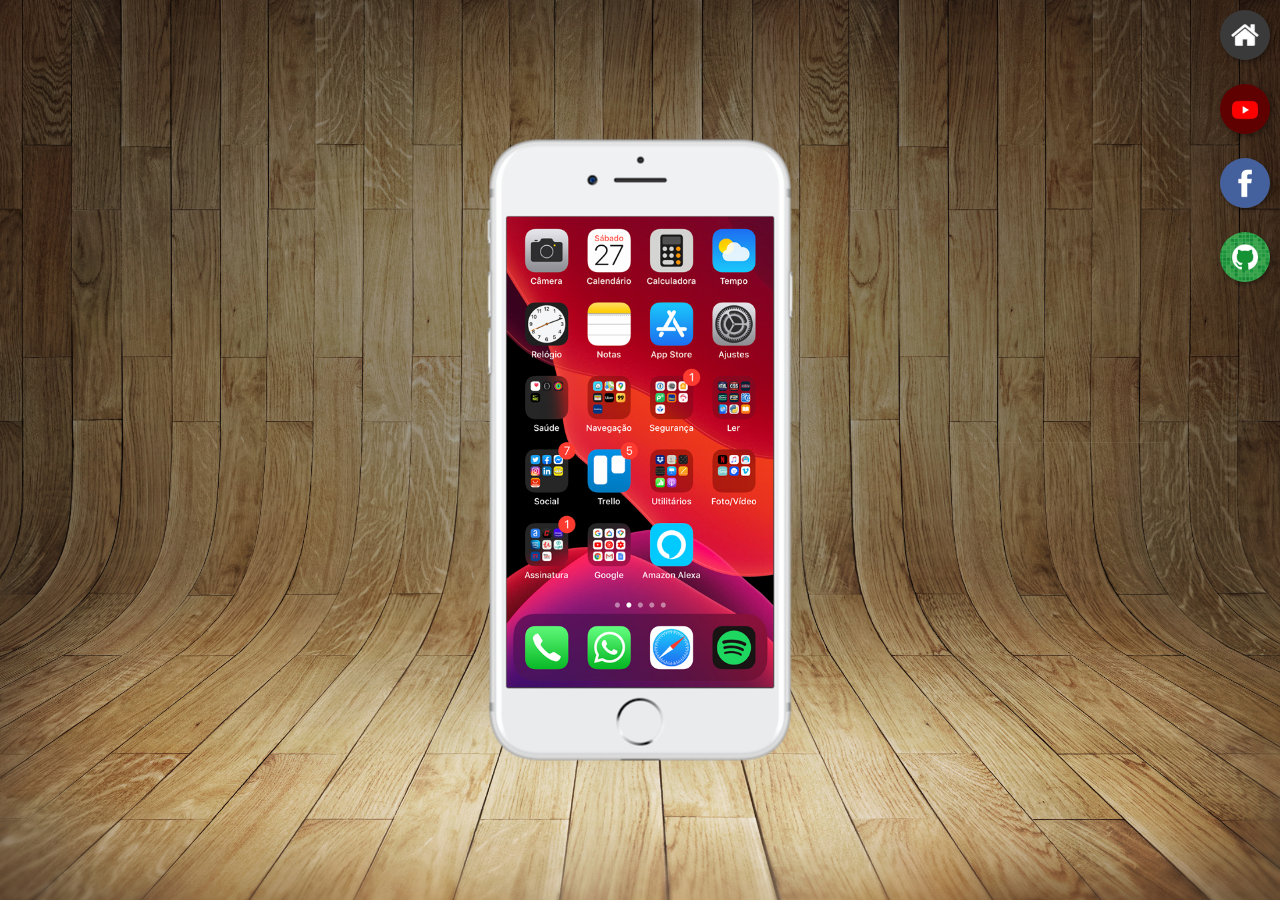
<file: index.html>
<!DOCTYPE html>
<html lang="pt-br">
<head>
    <meta charset="UTF-8">
    <meta name="viewport" content="width=device-width, initial-scale=1.0">
    <meta http-equiv="X-UA-Compatible" content="ie=edge">
    <title>Document</title>
    <link rel="icon" type="image/ico" href="imagens/favicon.ico">
    <link rel="stylesheet" href="estilo/style.css">
</head>
<body>
  <main>
    <section id="telefone">
      <iframe src="home.html" frameborder="0" name="tela" id="tela"></iframe>
    </section>
    <section id="redes-sociais">
      <a href="home.html" target="tela"><img src="imagens/logo-home.jpg"></a> <br>
      <a href="youtube.html" target="tela"><img src="imagens/logo-youtube.jpg"></a> <br>
      <a href="facebook.html" target="tela"><img src="imagens/logo-facebook.jpg"></a> <br>
      <a href="github.html" target="tela"><img src="imagens/logo-github.jpg"></a>
    </section>
  </main>
</body>
</html>
</file>
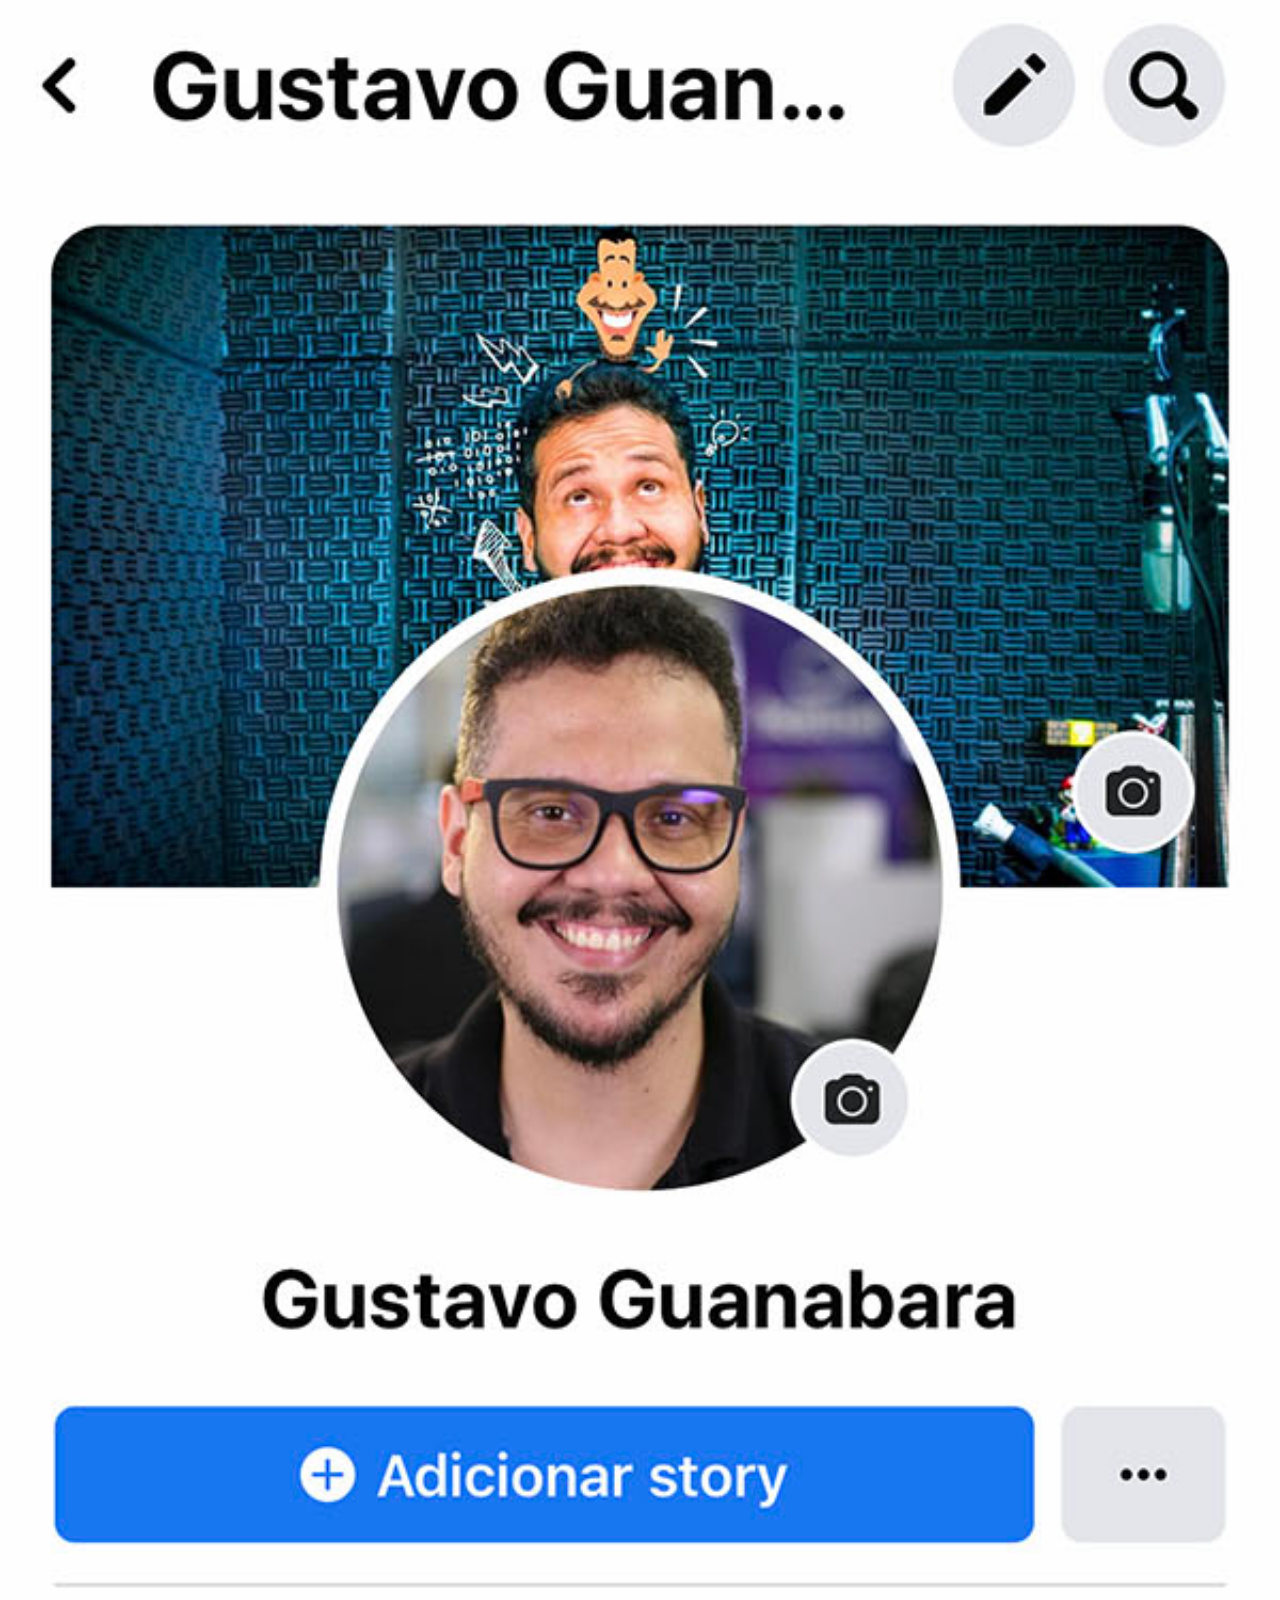
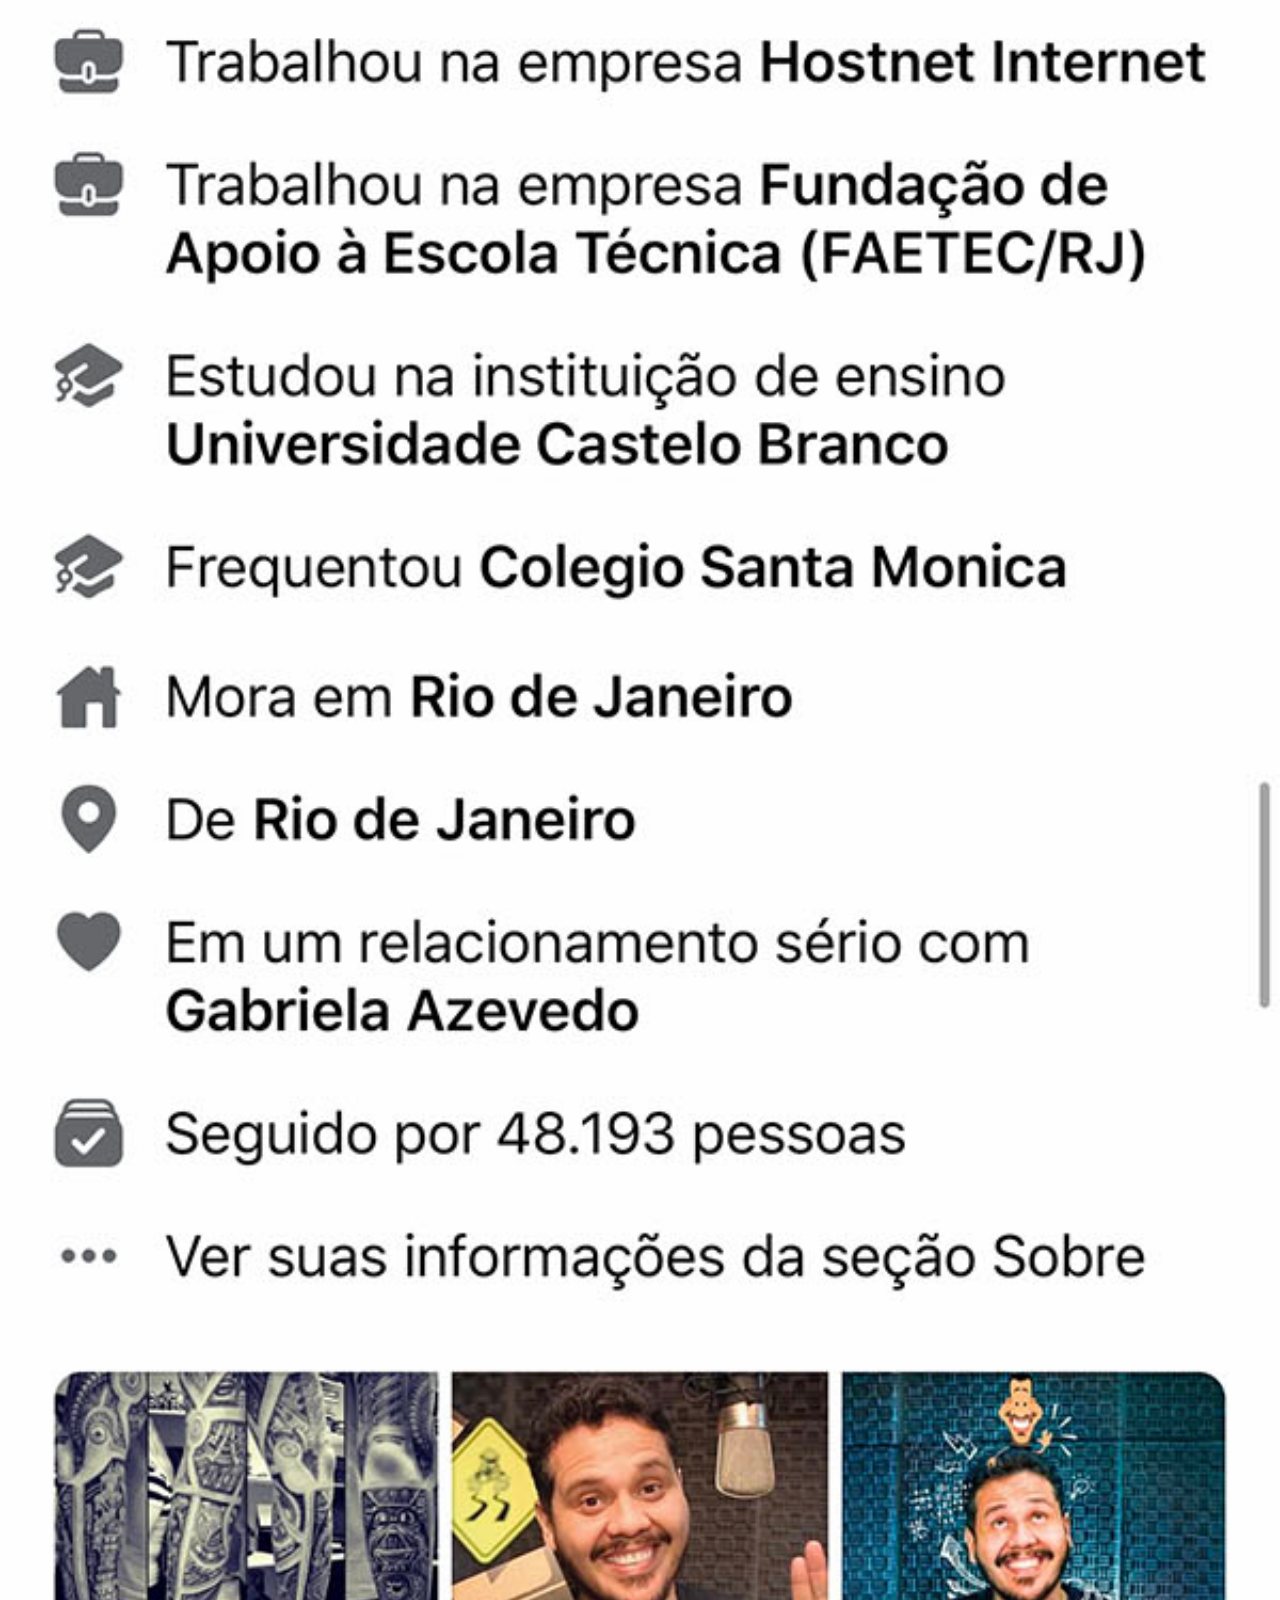
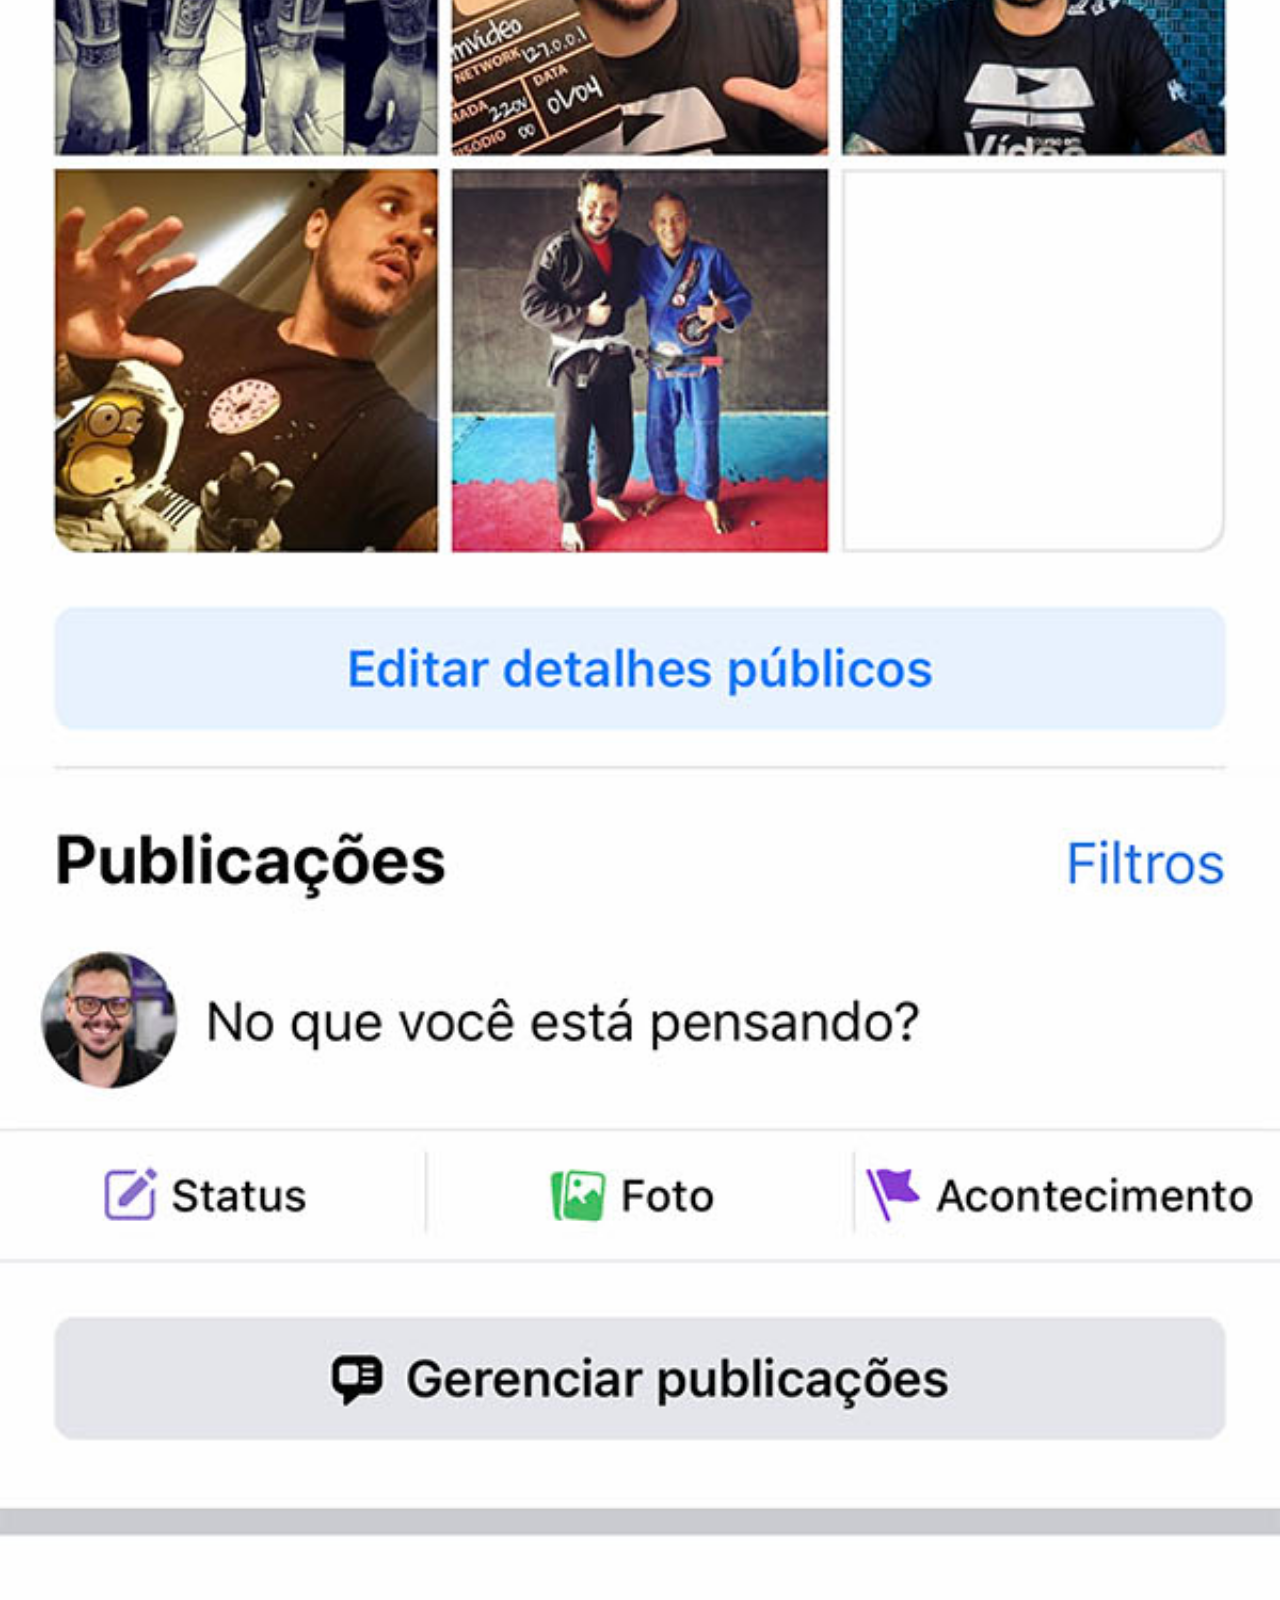
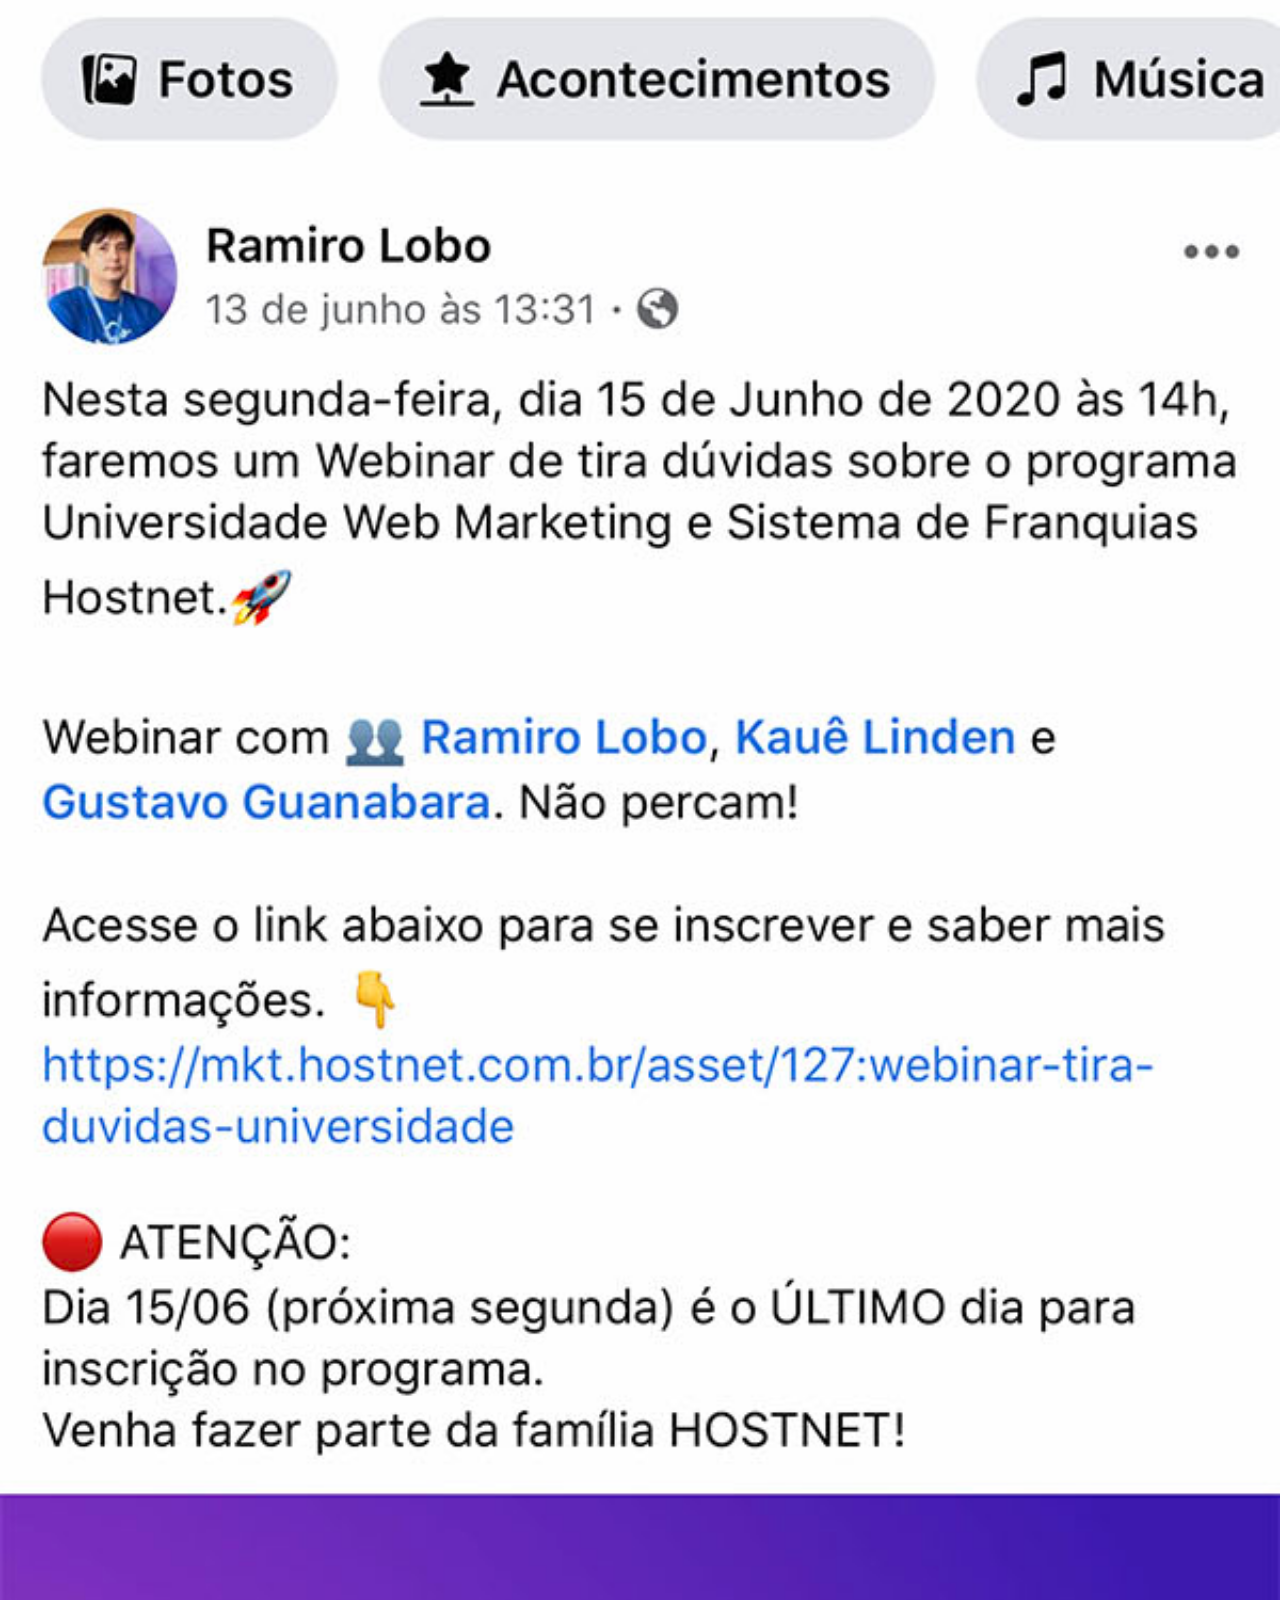
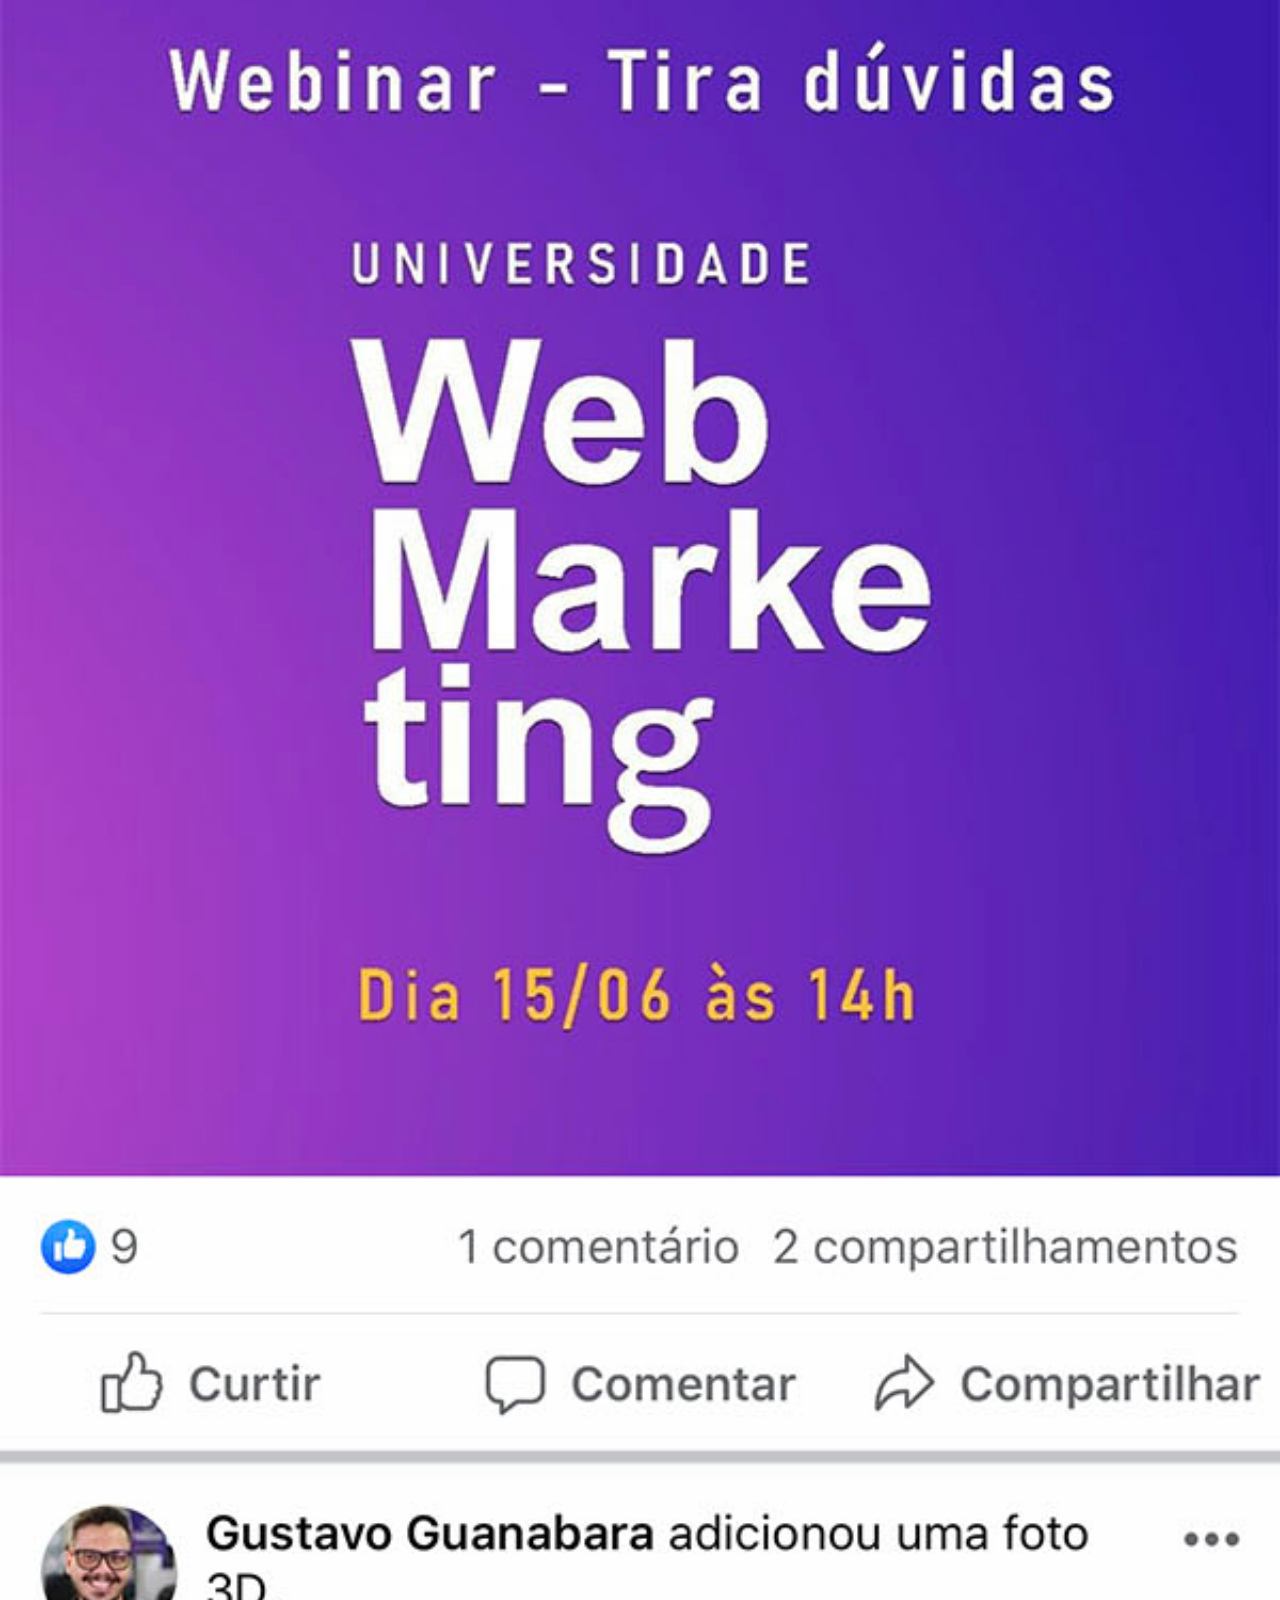
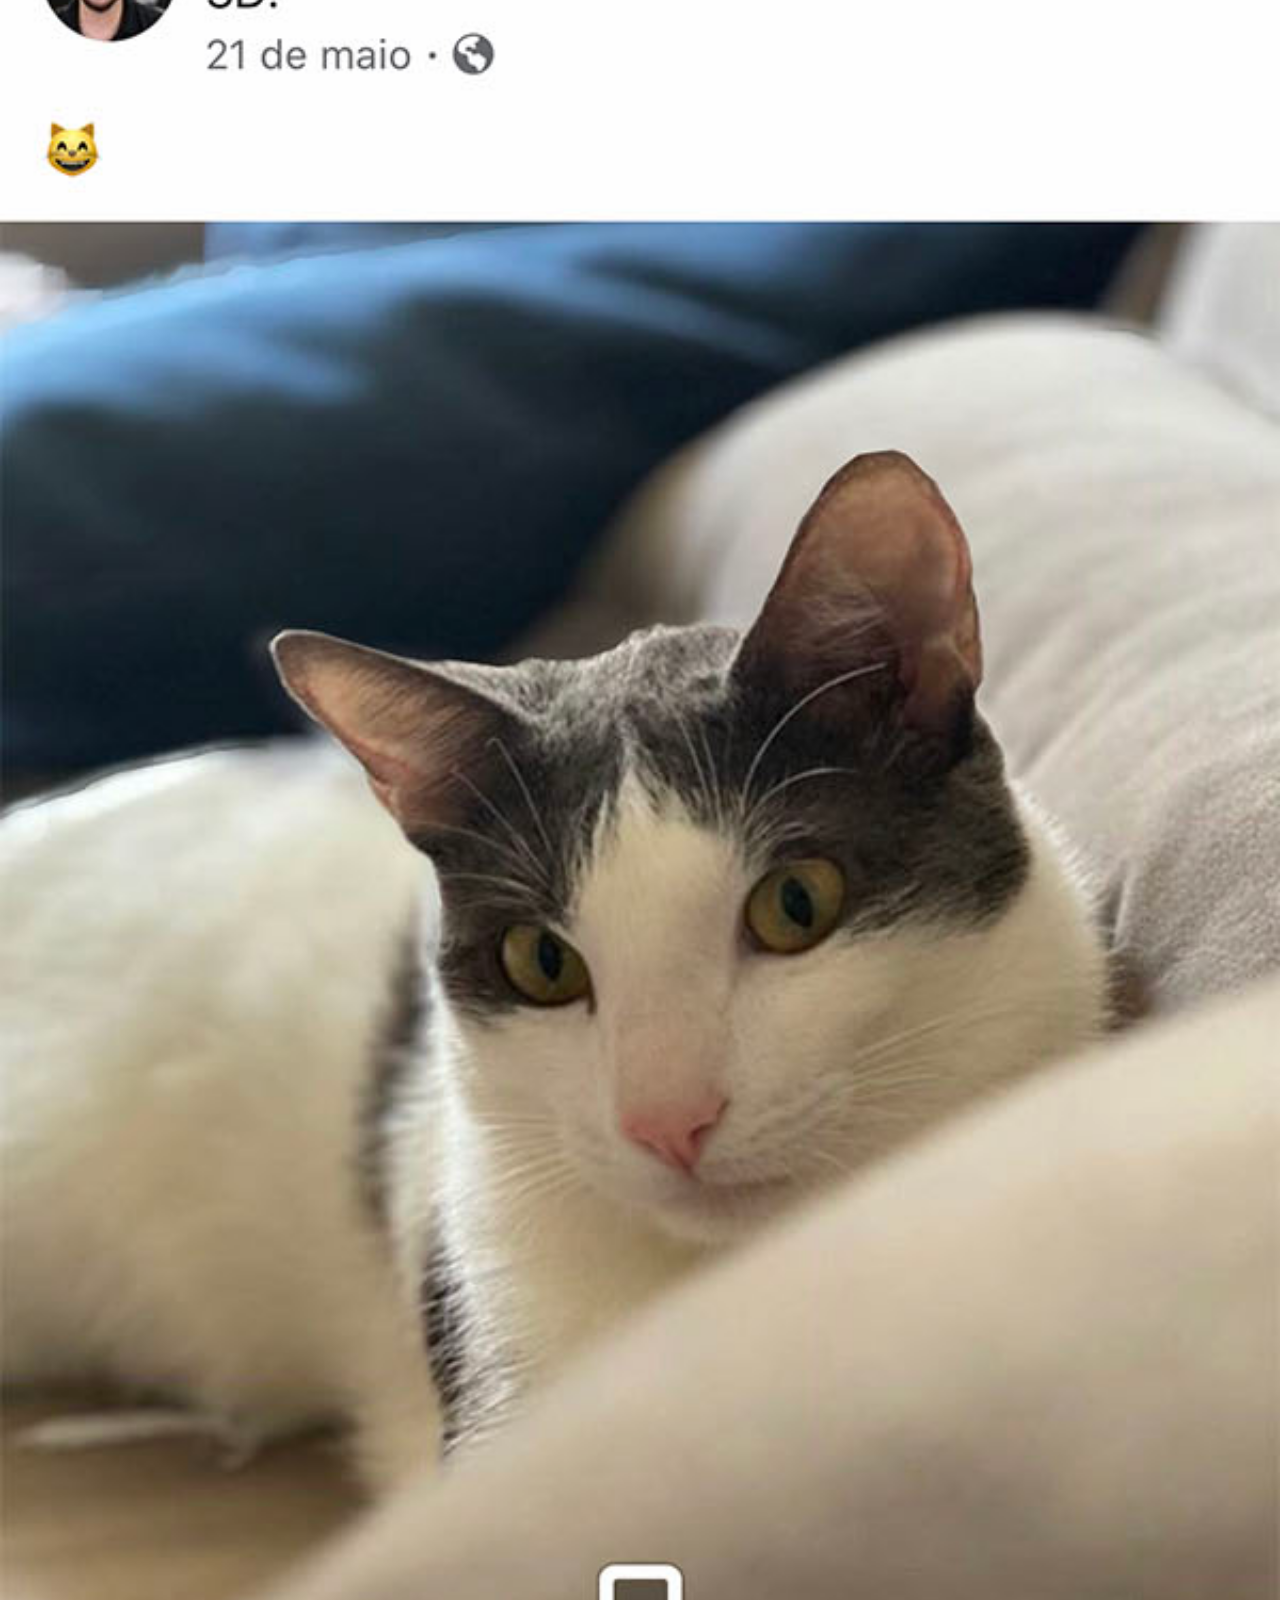
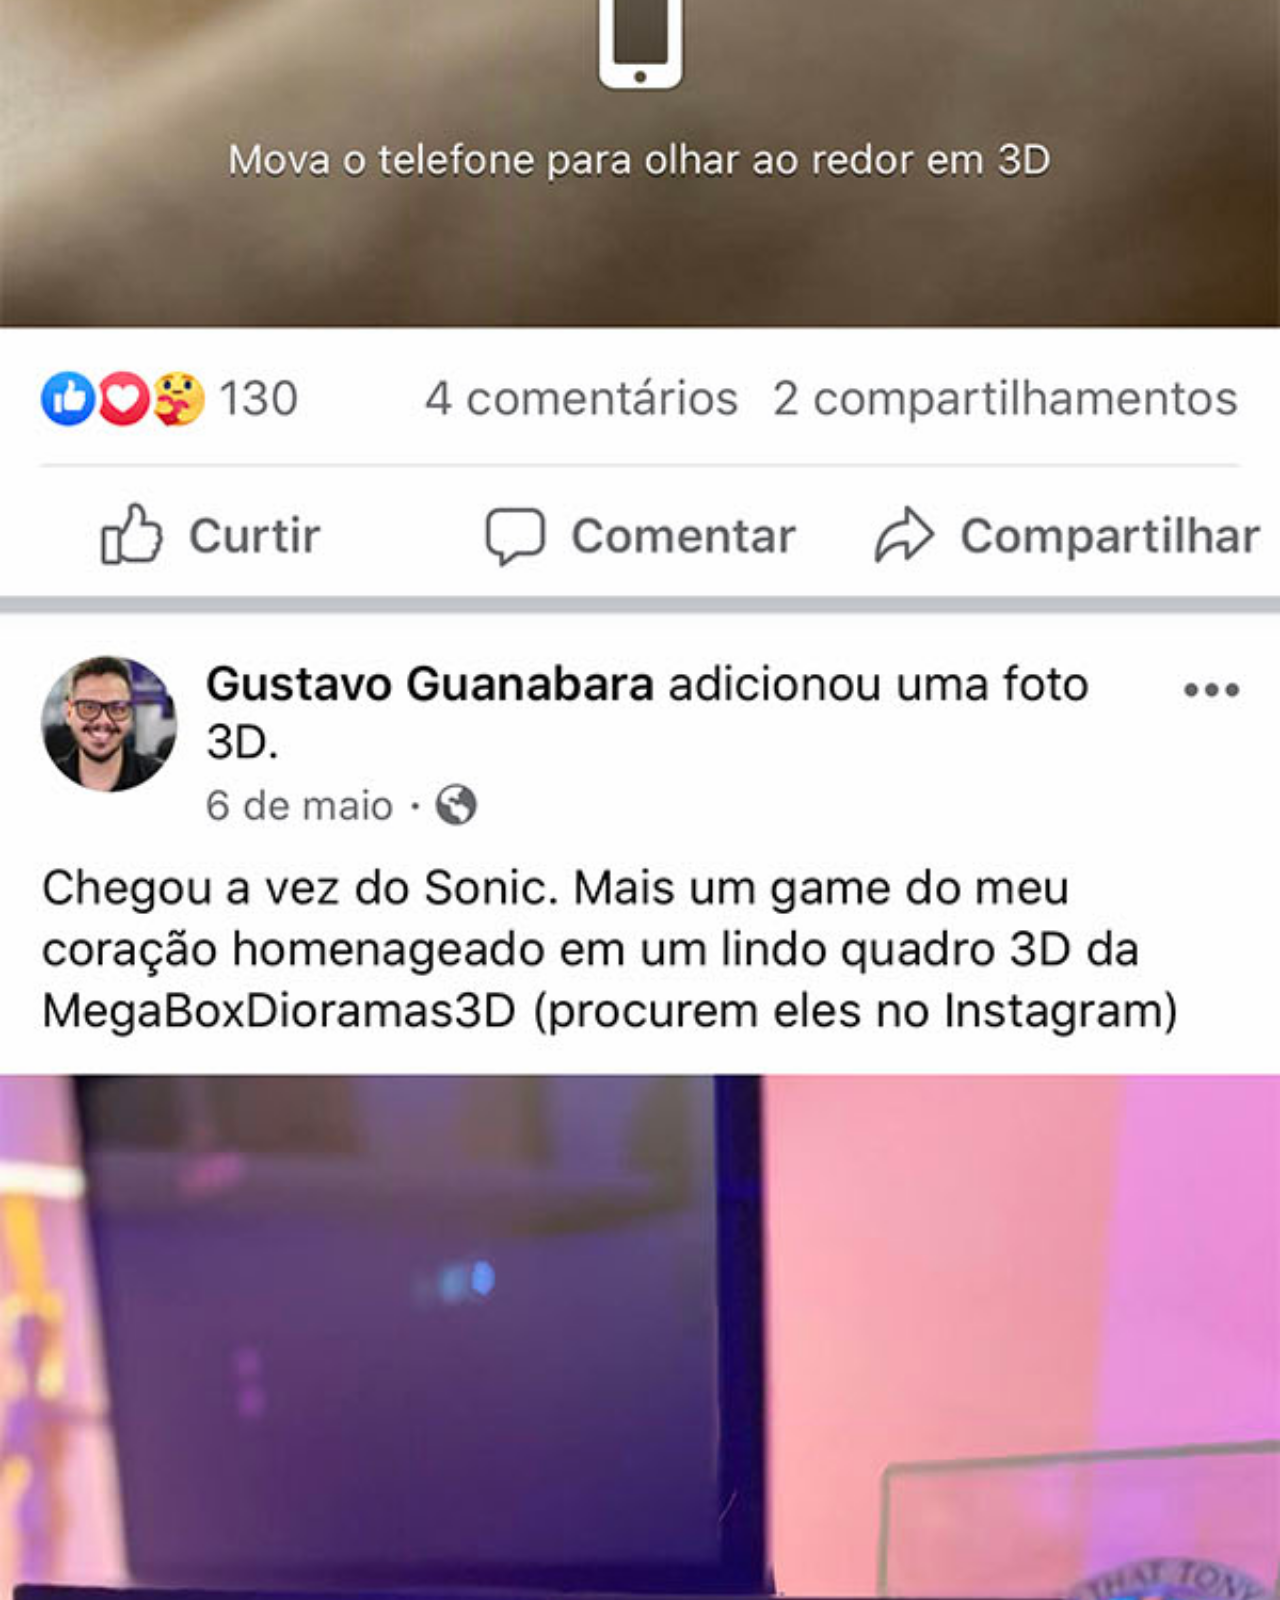
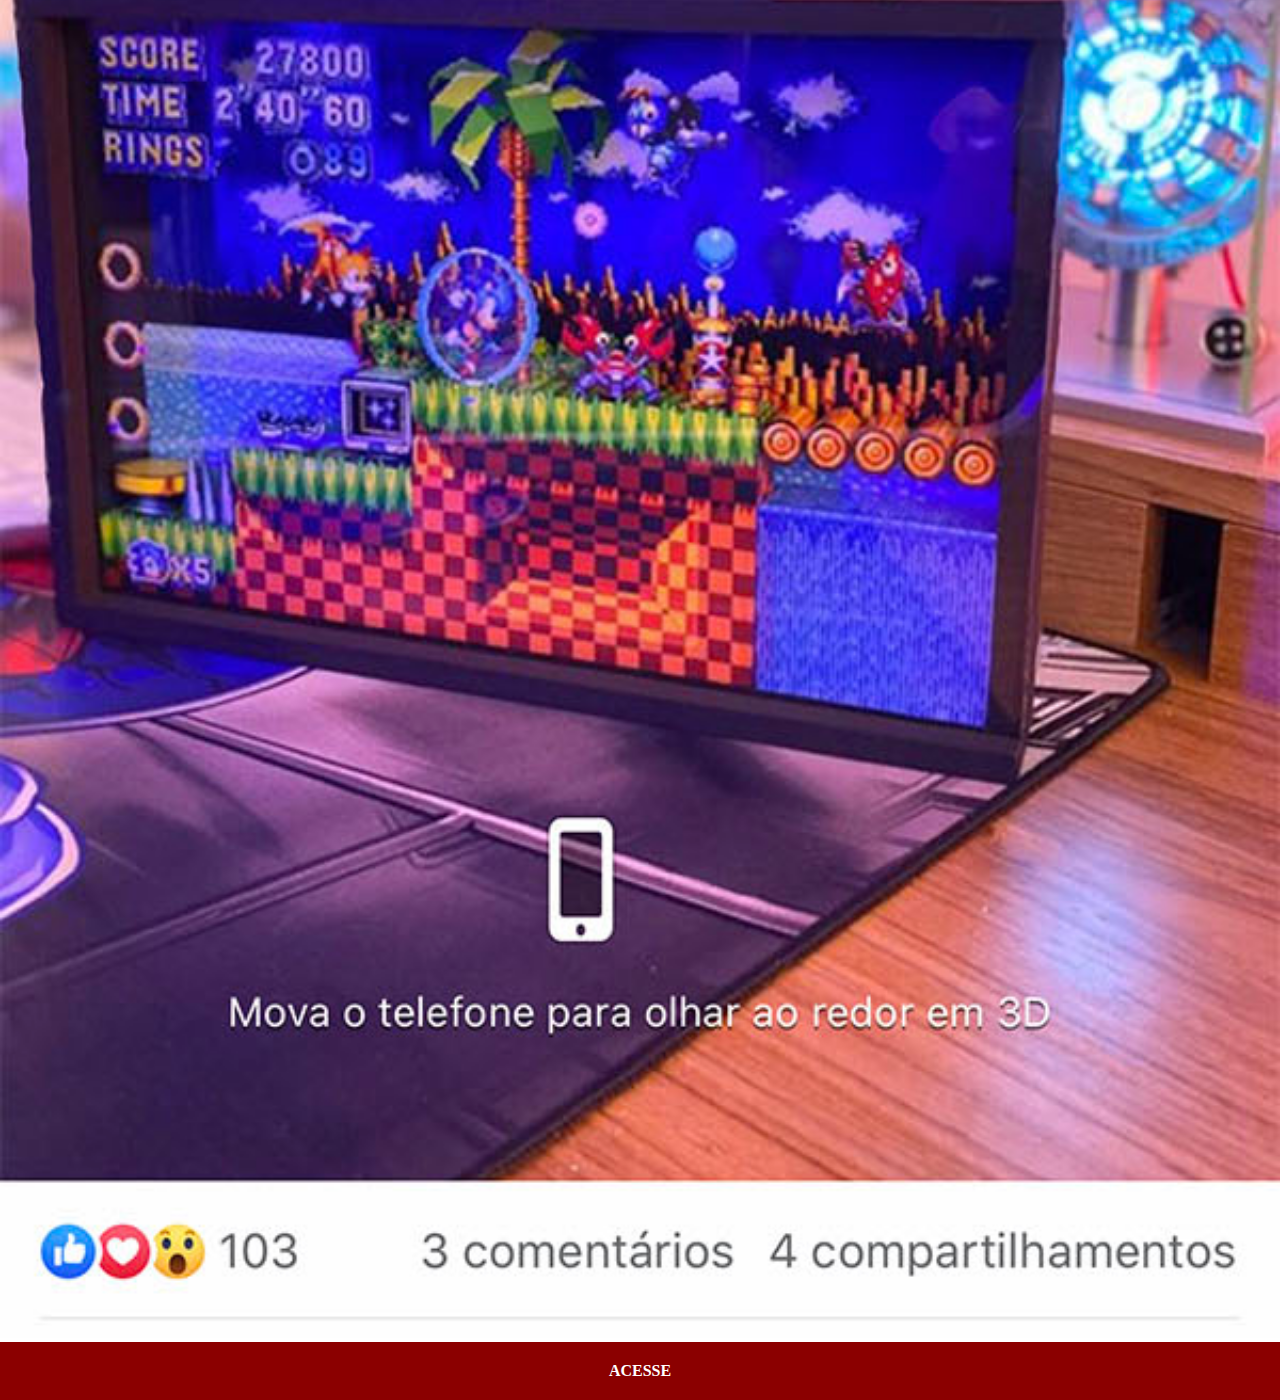
<file: facebook.html>
<!DOCTYPE html>
<html lang="pt-br">
<head>
    <meta charset="UTF-8">
    <meta name="viewport" content="width=device-width, initial-scale=1.0">
    <meta http-equiv="X-UA-Compatible" content="ie=edge">
    <link rel="stylesheet" href="estilo/social.css">
    <title>FaceBook</title>
</head>
<body>
<img src="imagens/tela-facebook.jpg">
<a href="https://www.facebook.com/gustavoguanabara/" target="_blank">ACESSE</a>
</body>
</html>
</file>
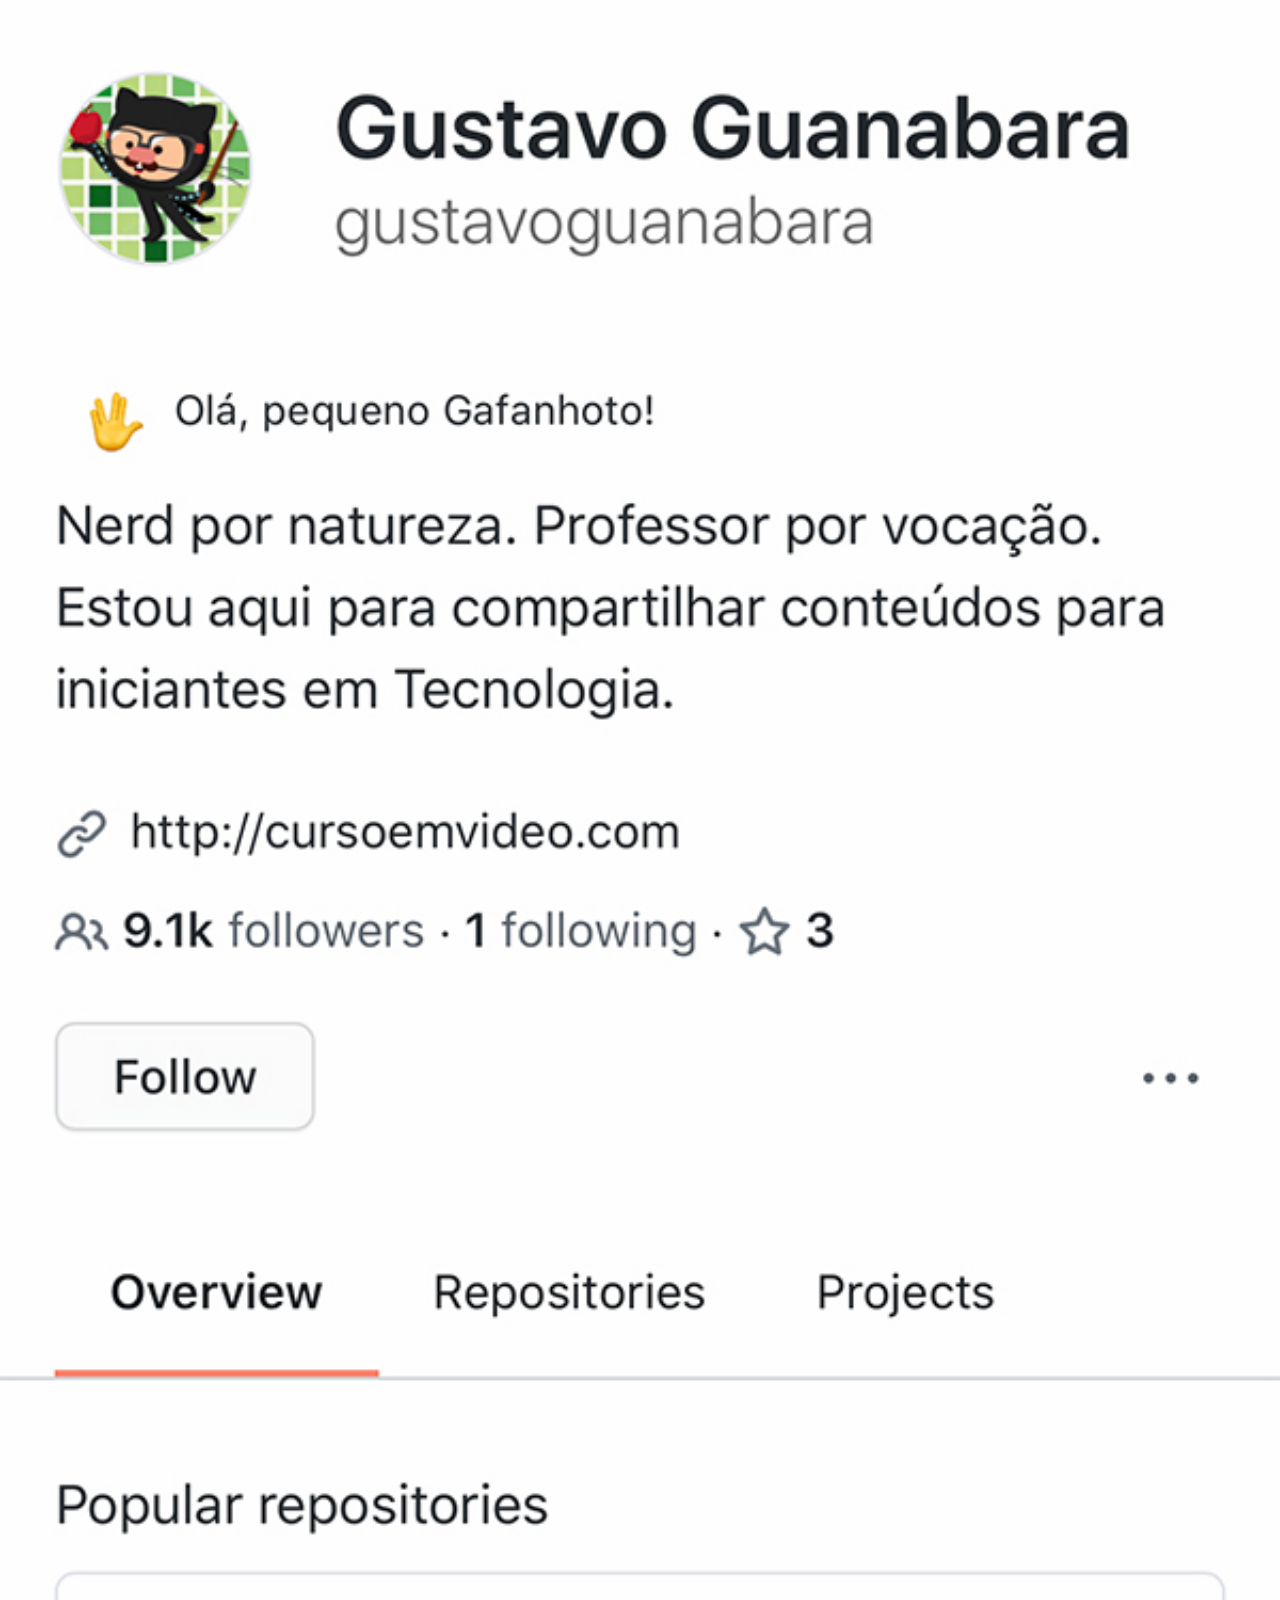
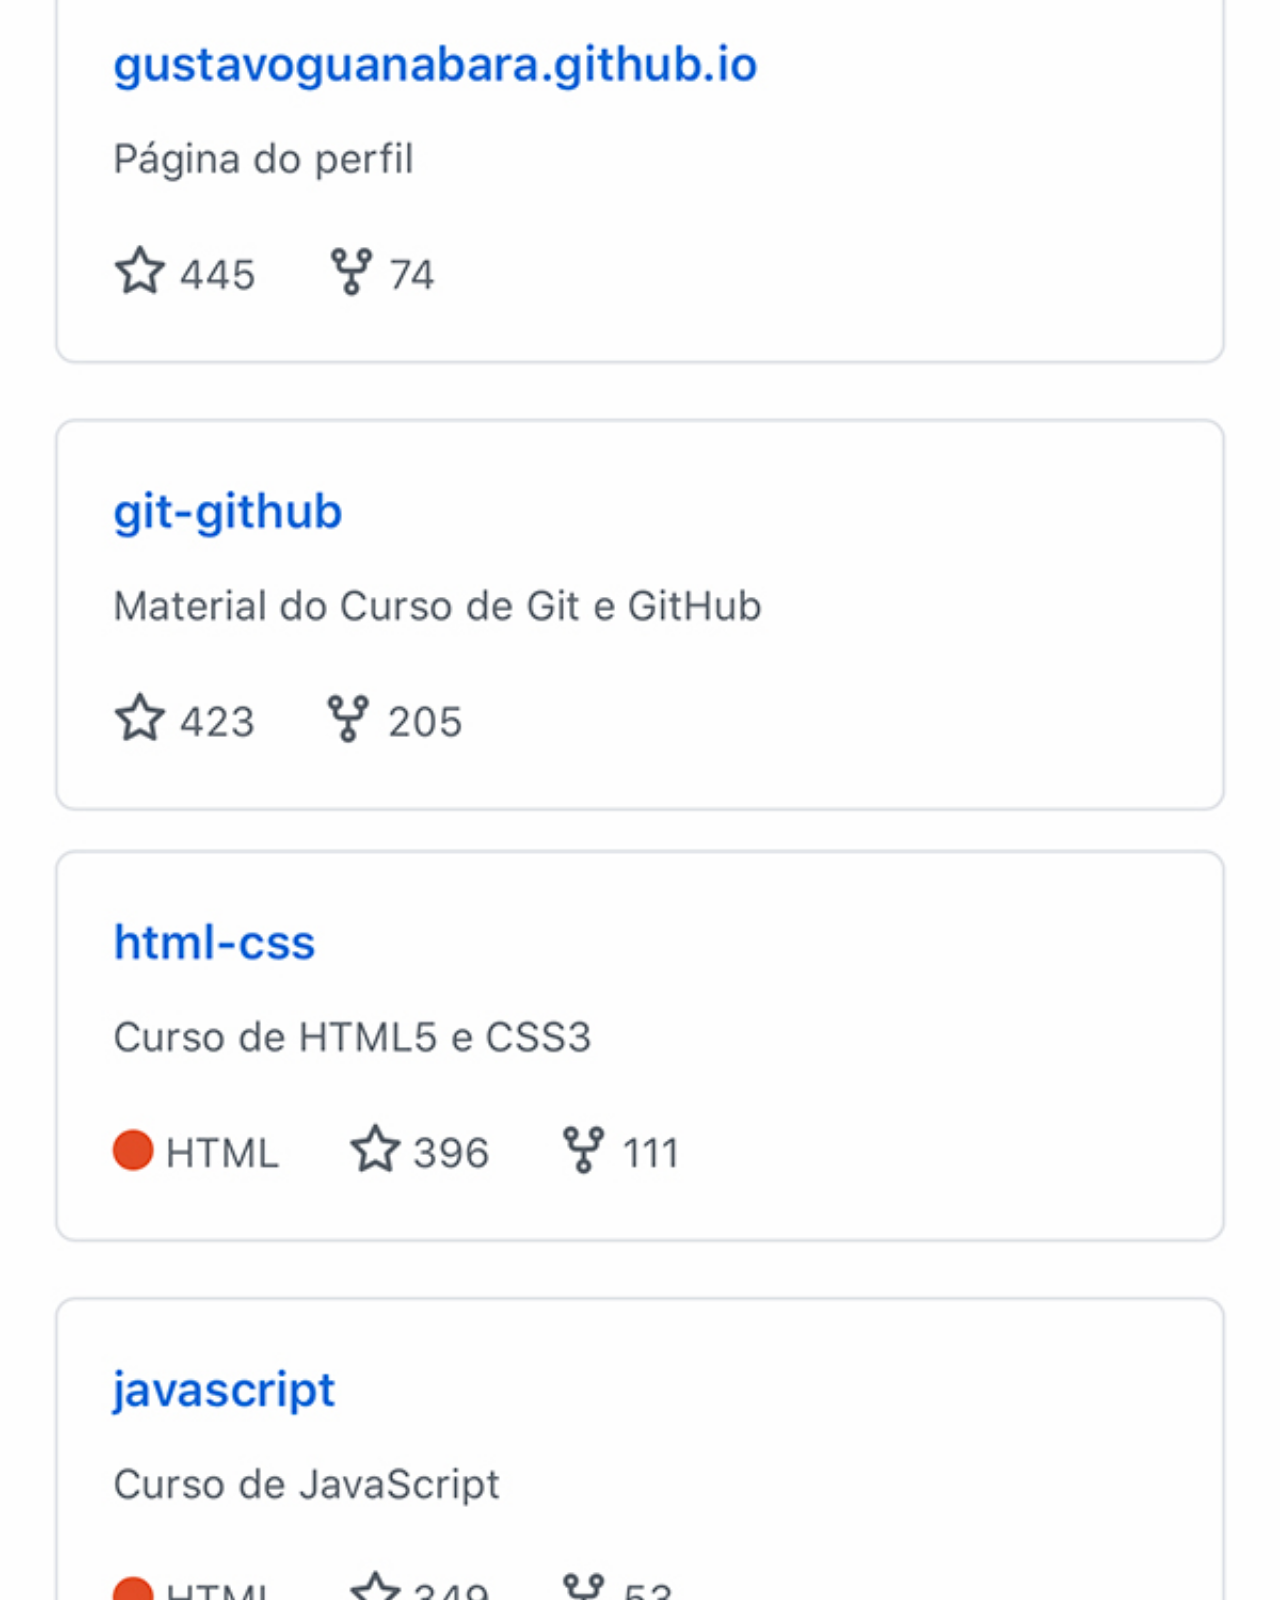
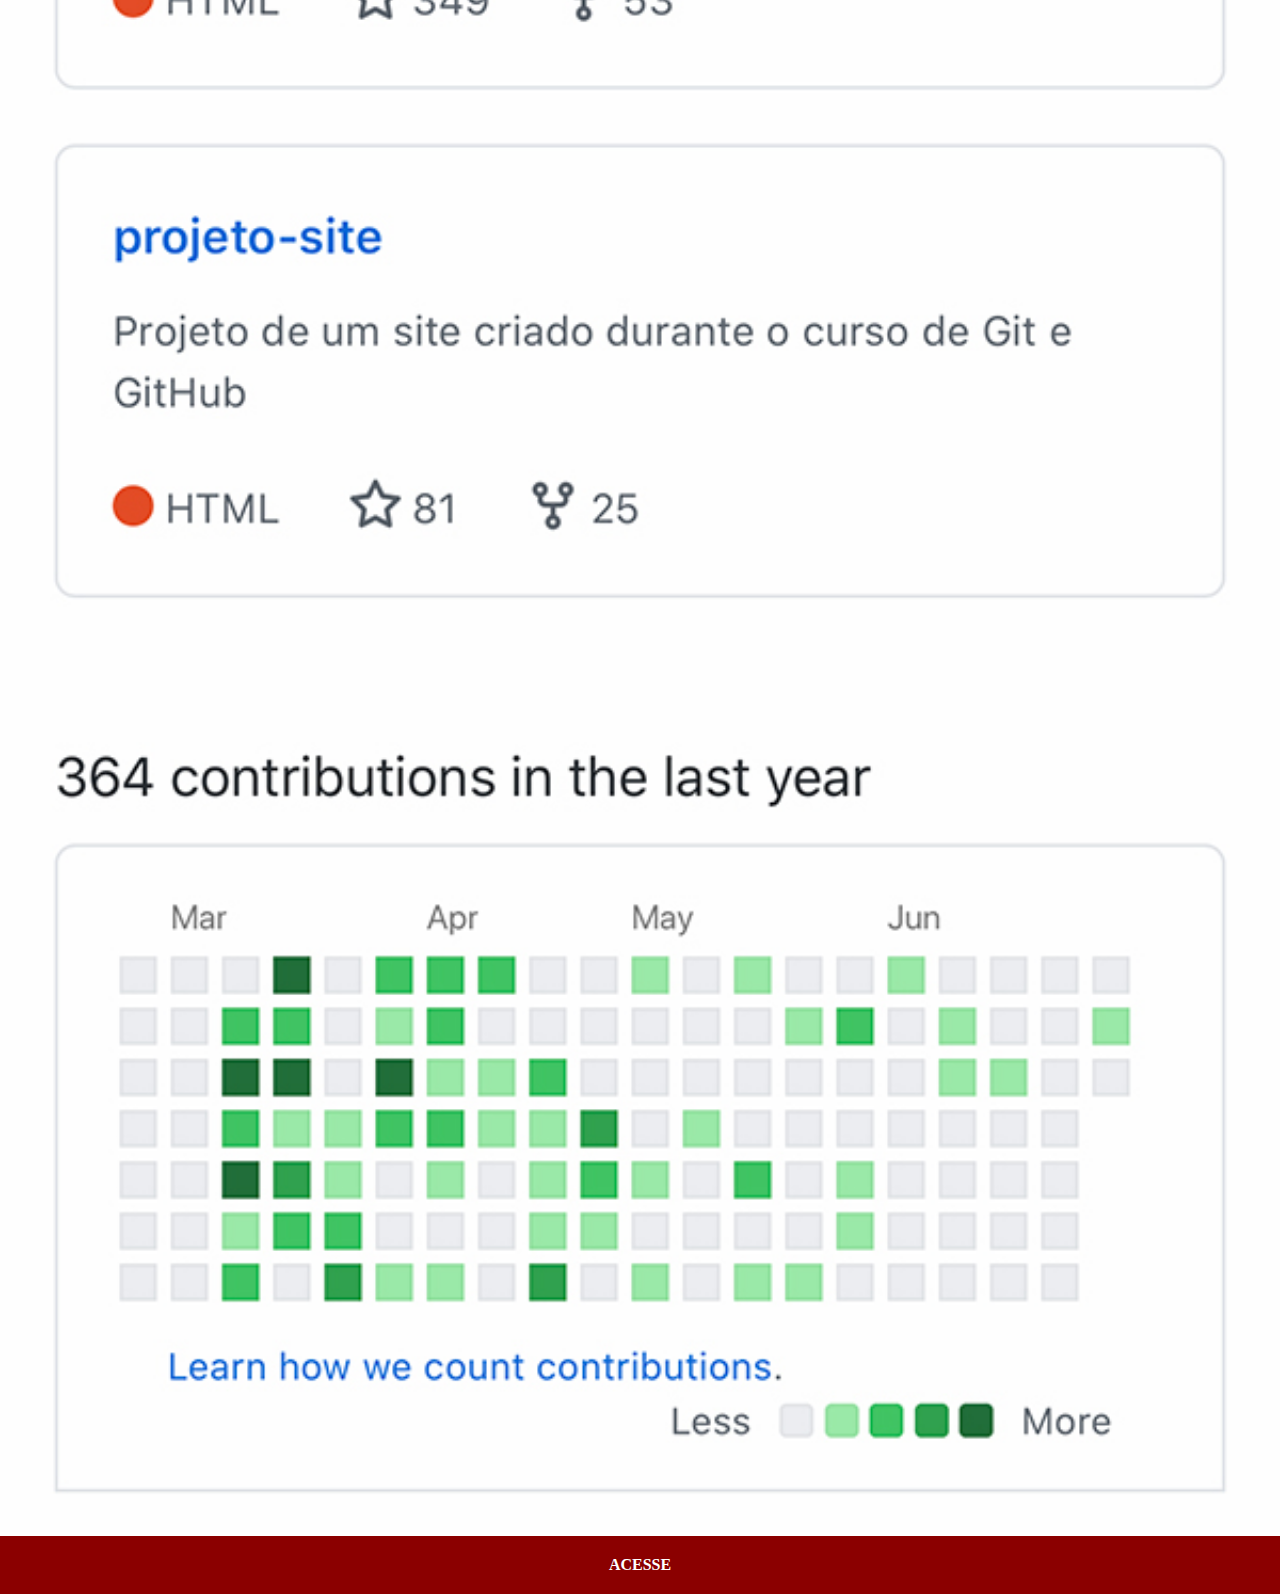
<file: github.html>
<!DOCTYPE html>
<html lang="pt-br">
<head>
    <meta charset="UTF-8">
    <meta name="viewport" content="width=device-width, initial-scale=1.0">
    <meta http-equiv="X-UA-Compatible" content="ie=edge">
    <link rel="stylesheet" href="estilo/social.css">
    <title>GitHub</title>
</head>
<body>
  <img src="imagens/tela-github.jpg">
  <a href="https://gustavoguanabara.github.io">ACESSE</a>
</body>
</html>
</file>
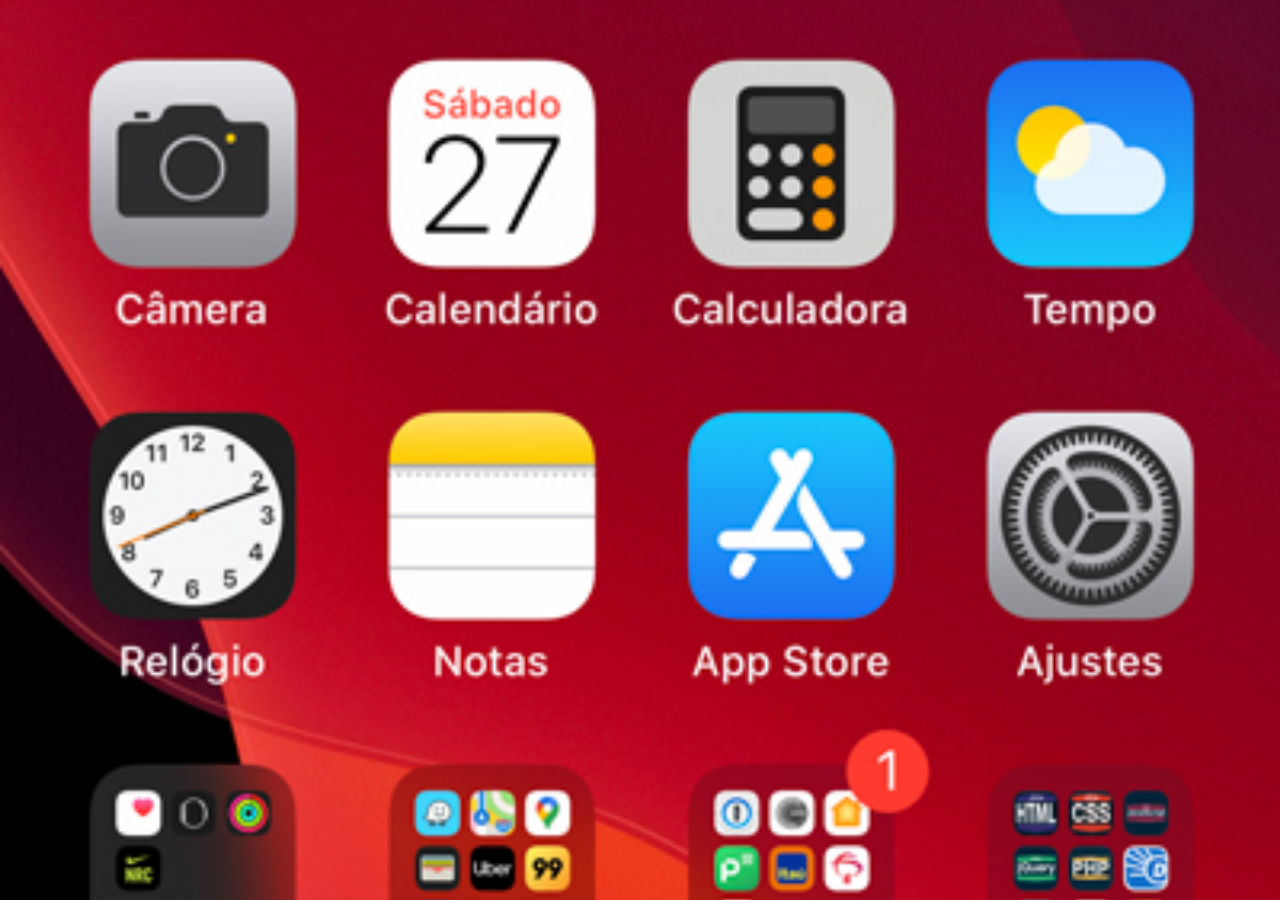
<file: home.html>
<!DOCTYPE html>
<html lang="pt-br">
<head>
    <meta charset="UTF-8">
    <meta name="viewport" content="width=device-width, initial-scale=1.0">
    <meta http-equiv="X-UA-Compatible" content="ie=edge">
    <title>Home</title>
</head>
    <style>
    
    * {
      margin: 0;
      padding: 0;
    }
    
    body {
      background: url('imagens/tela-home.jpg') no-repeat top center;
      background-size: cover;
    }
    </style>
<body>

</body>
</html>
</file>
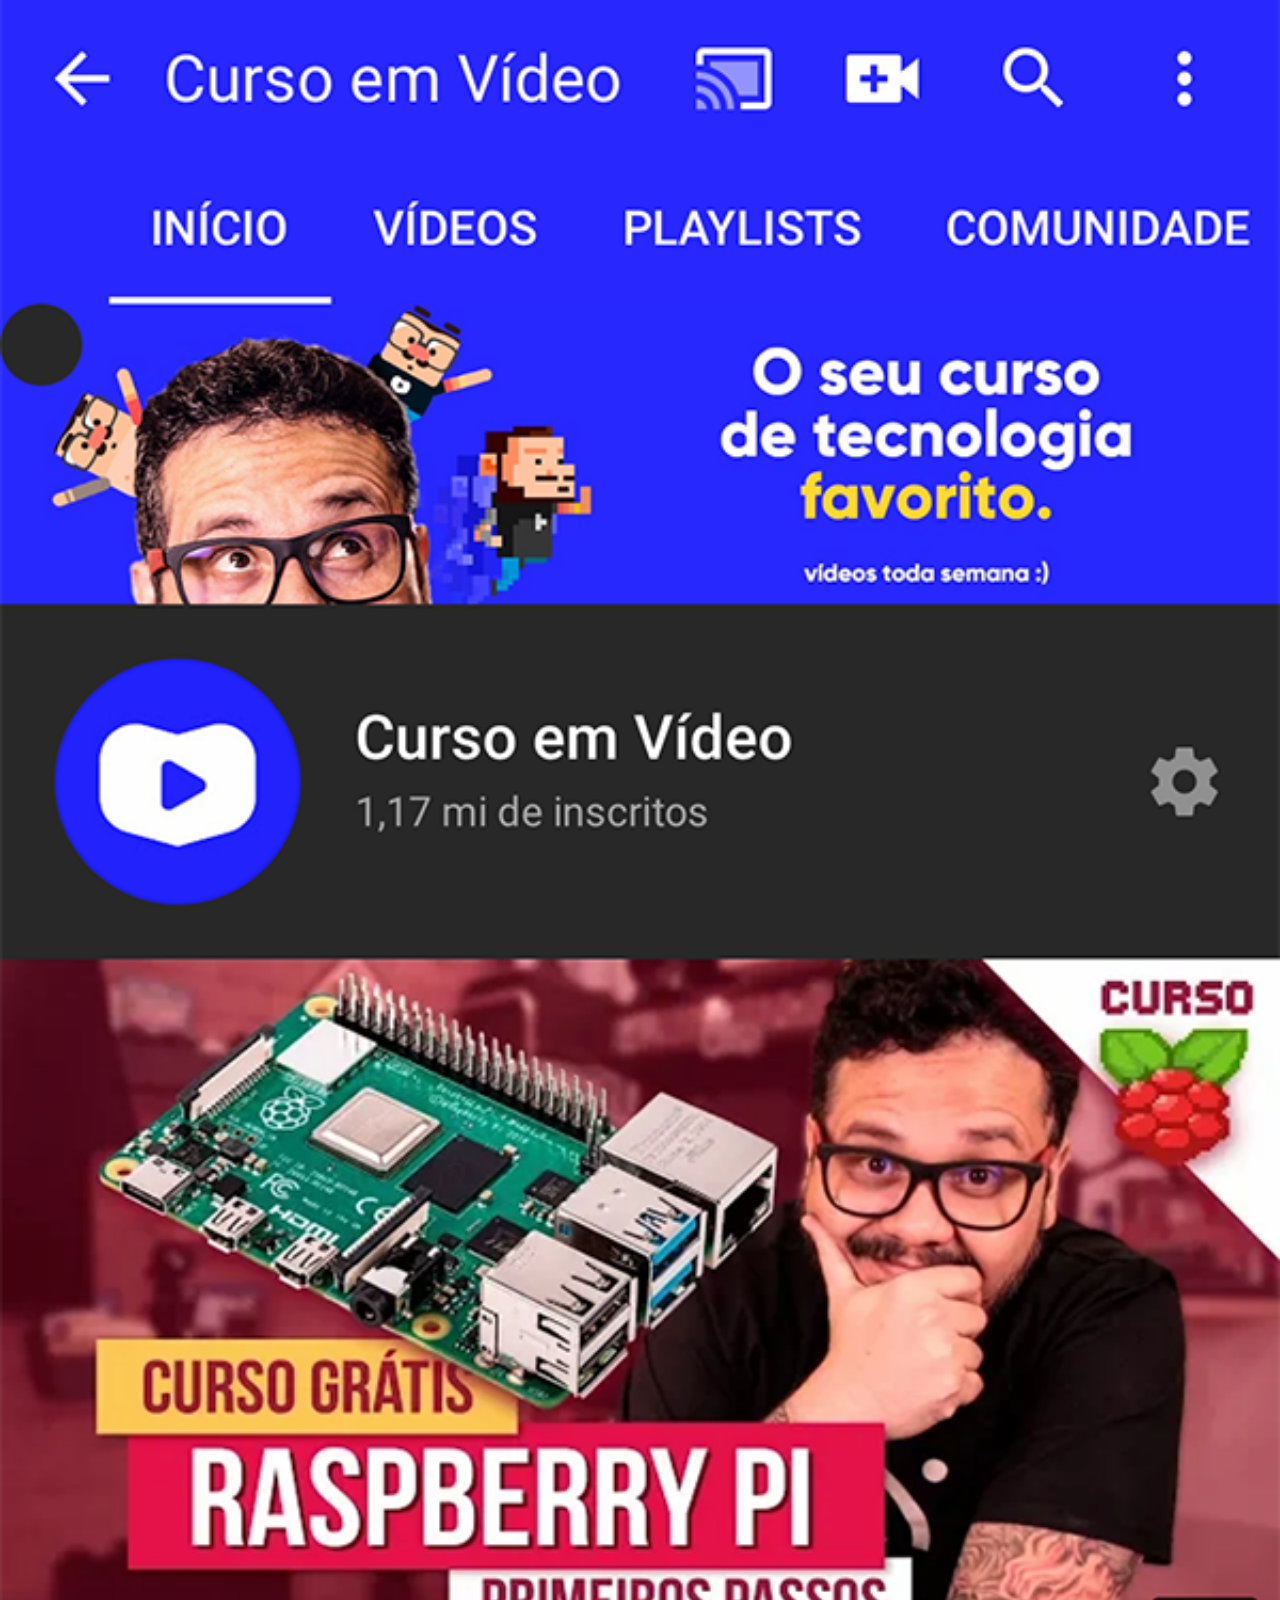
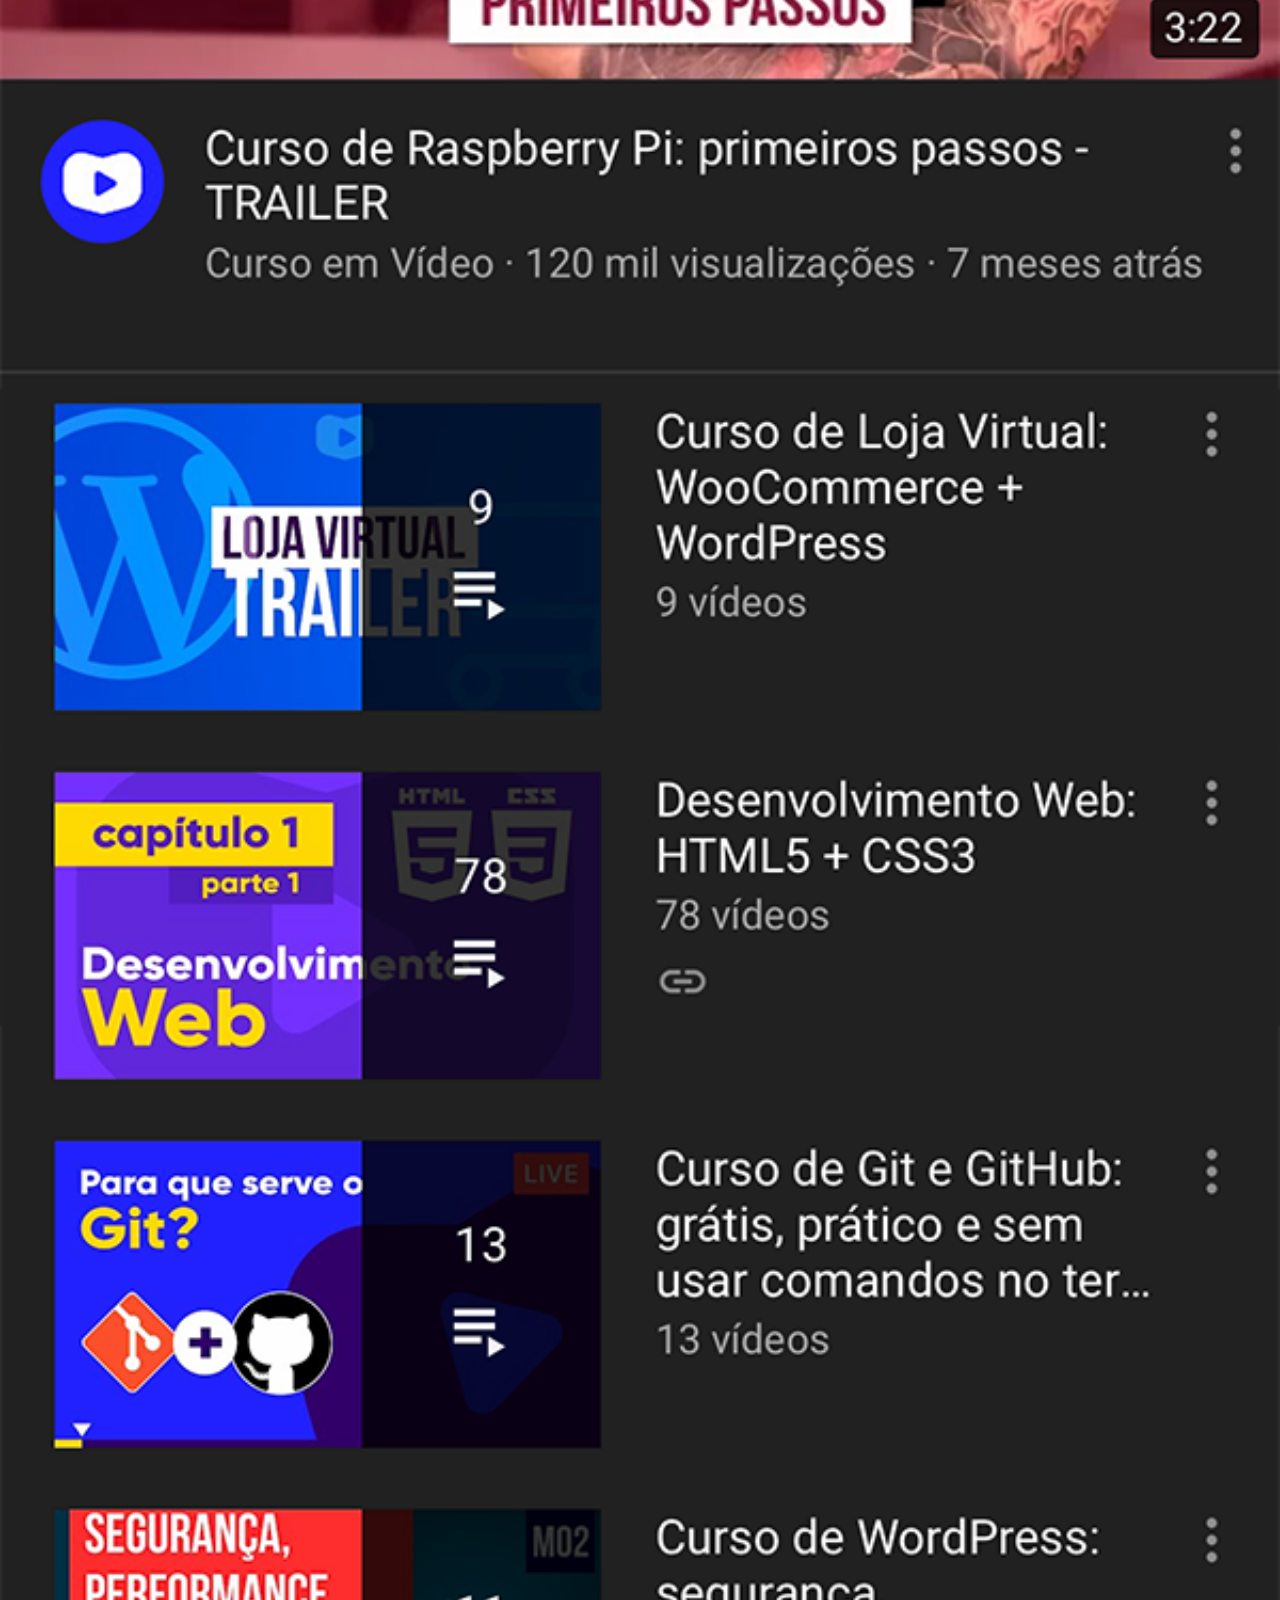
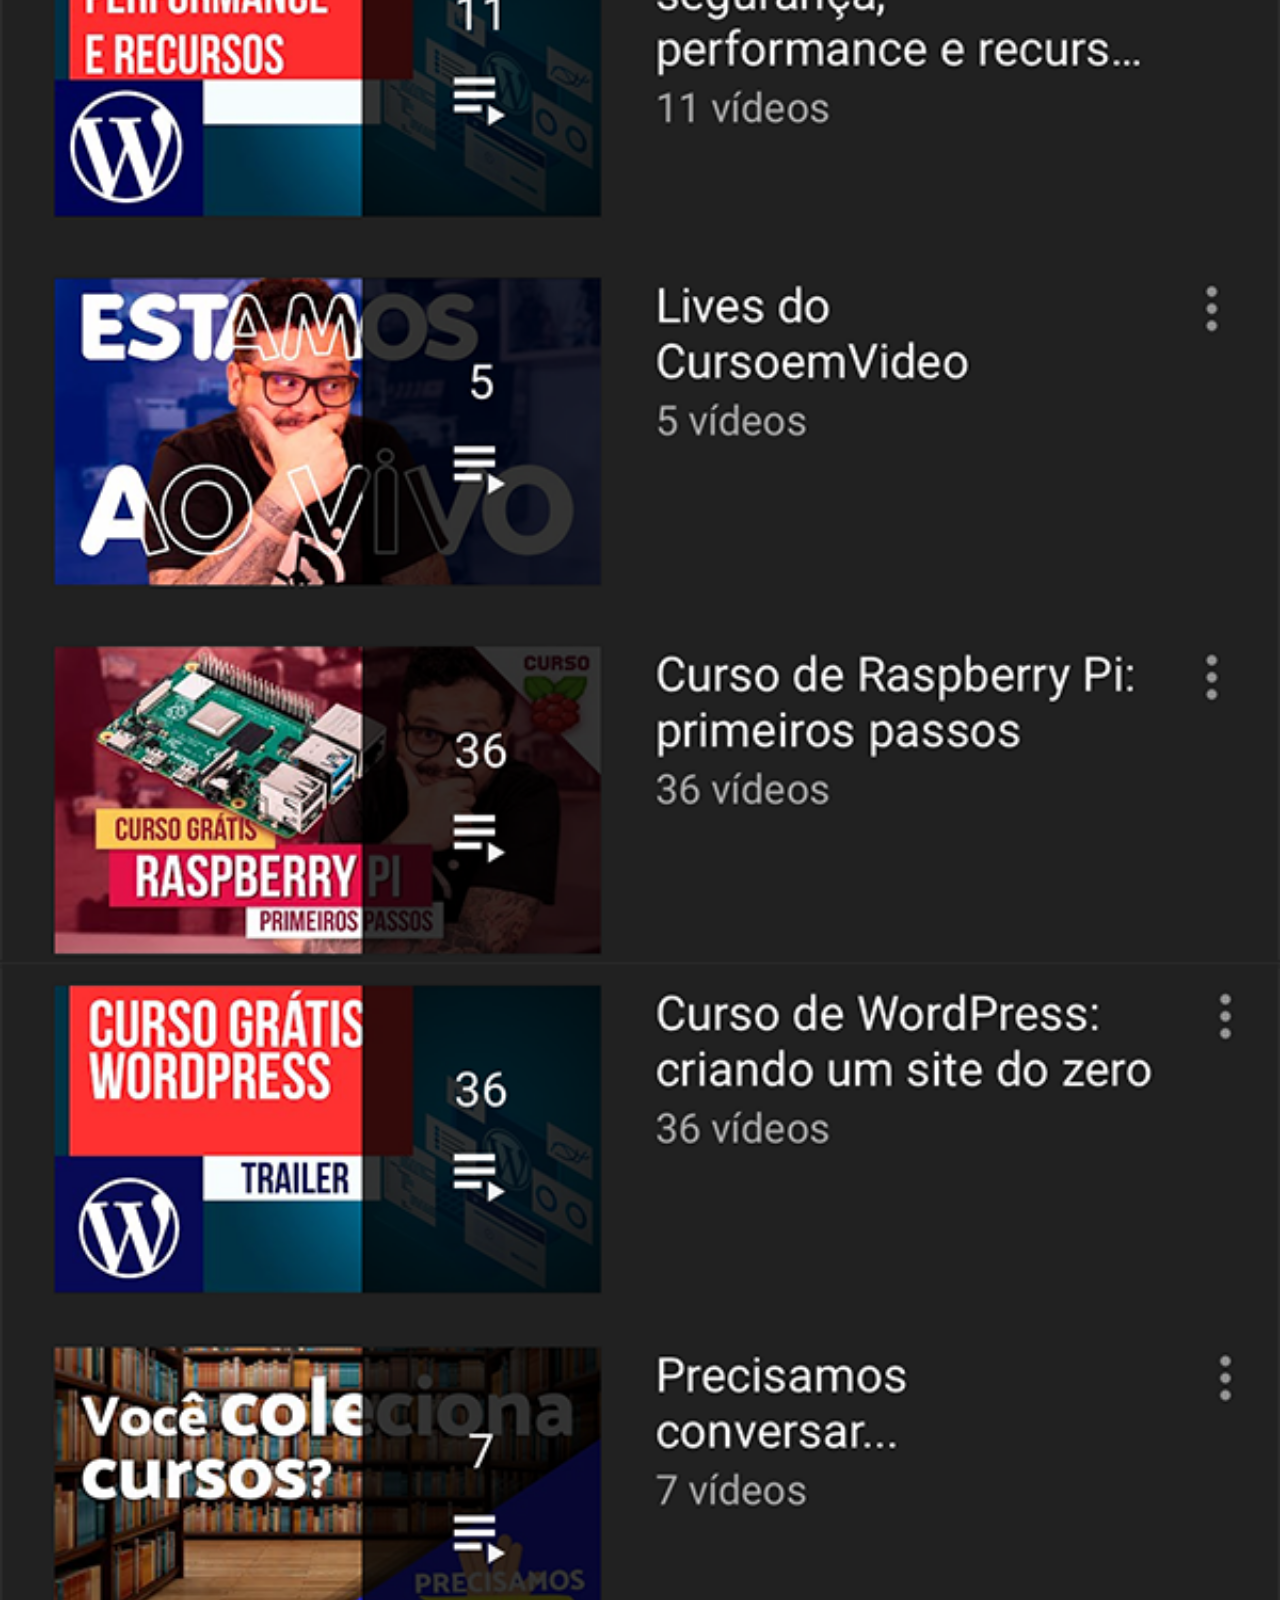
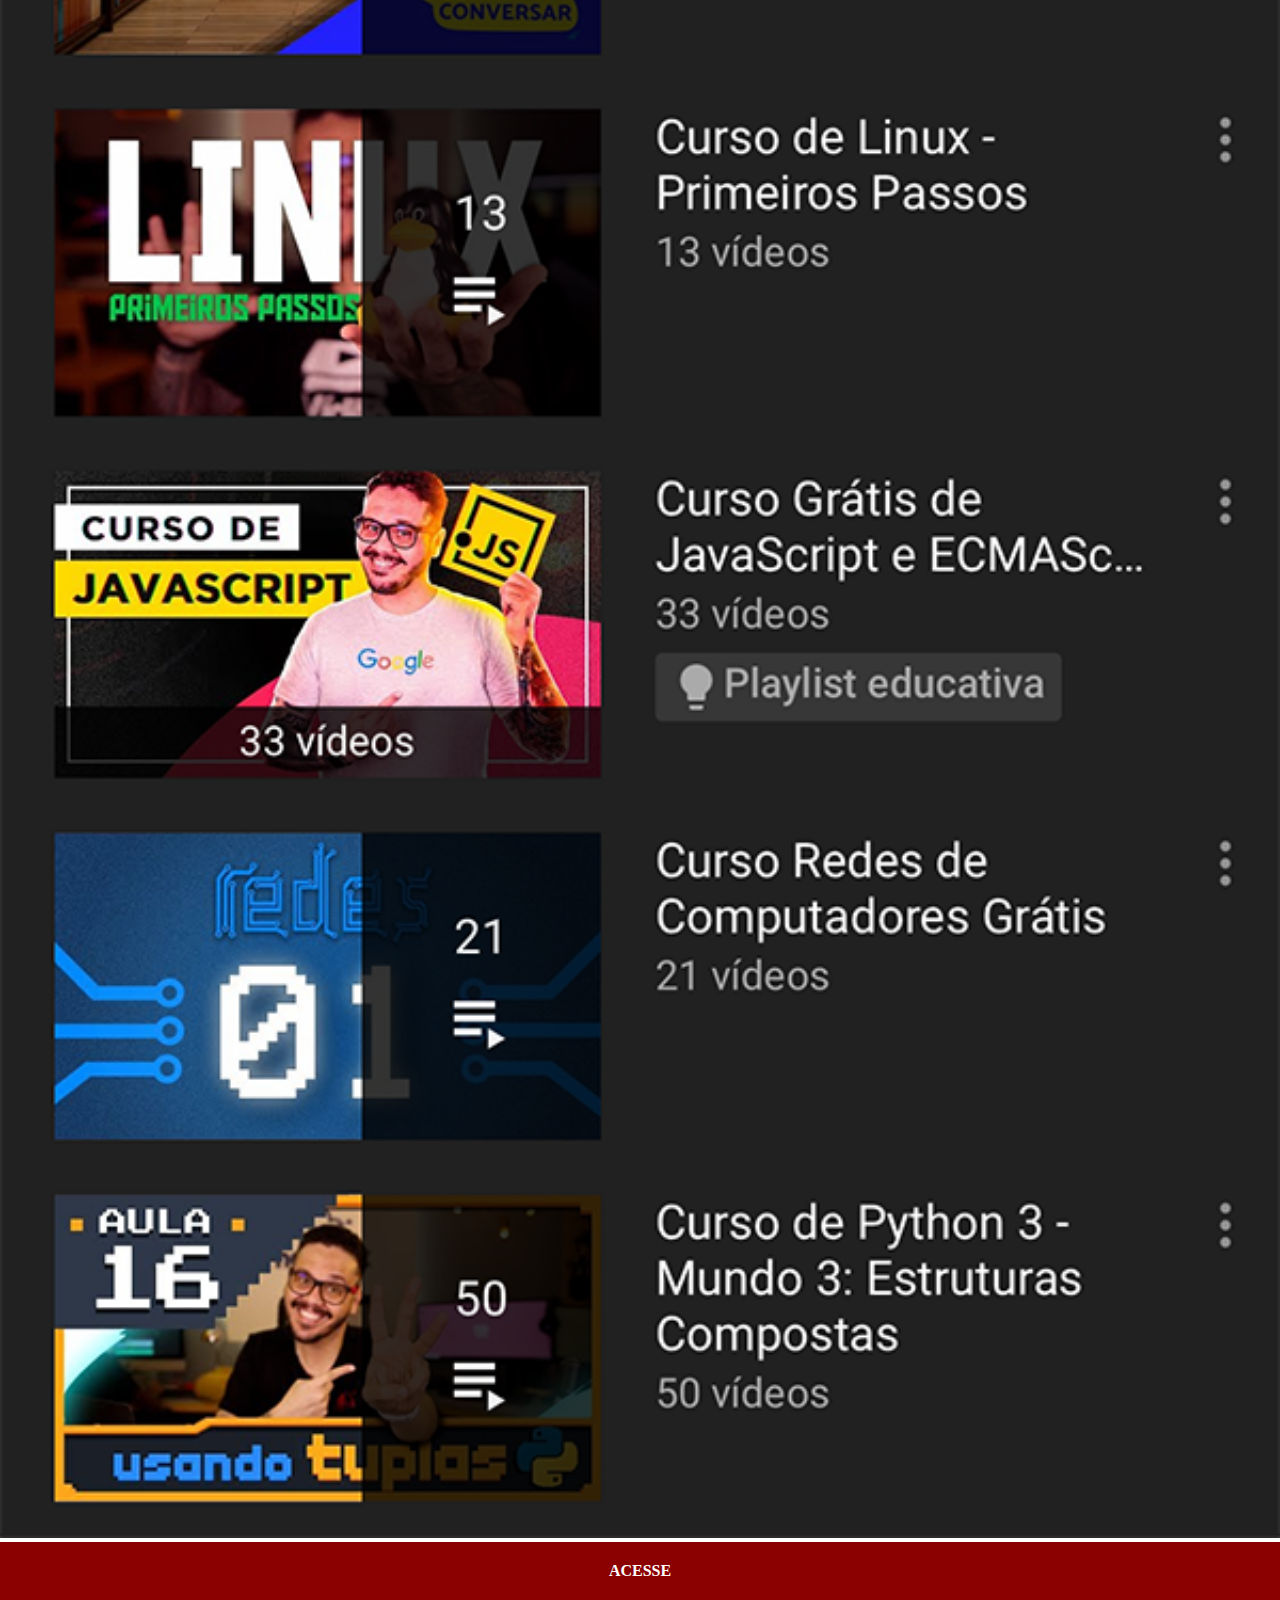
<file: youtube.html>
<!DOCTYPE html>
<html lang="pt-br">
<head>
    <meta charset="UTF-8">
    <meta name="viewport" content="width=device-width, initial-scale=1.0">
    <meta http-equiv="X-UA-Compatible" content="ie=edge">
    <link rel="stylesheet" href="estilo/social.css">
    <title>Home</title>
</head>
<body>
  <img src="imagens/tela-youtube.png">
  <a href="https://m.youtube.com/c/CursoemV%C3%ADdeo/playlists" target="_blank">ACESSE</a>
</body>
</html>
</file>
<file: estilo/style.css>
@charset: "UTF-8";

* {
  padding: 0;
  margin: 0;
}

html, body {
  height: 100vh;
  width: 100vw;
  background-color: black;
}

body {
  background-image: url('../imagens/fundo-madeira.jpg');
  background-position: top center;
  background-size: cover;
  background-repeat: no-repeat;
  background-attachment: fixed;
}

main {
  position: relative;
  height: 100vh;
  width: 100vw;
}


section#telefone {
  position: absolute;
  top: 50%;
  left: 50%;
  transform: translate(-50%, -50%);
  width: 311px;
  height: 627px;
  background-color: blue;
  background: url('../imagens/frame-iphone.png') no-repeat;
}

iframe#tela {
  position: relative;
  top: 80px;
  left: 22px;
  width: 267px;
  height: 471px;
}

#redes-sociais {
  text-align: right;
}

#redes-sociais img {
  width: 50px;
  margin: 10px;
  border-radius: 50%;
  box-shadow: 2px 2px 5px rgba(0,0,0,0.405);
  box-sizing: border-box;
}

#redes-sociais img:hover {
  border: 1px solid white;
  transform: translate(-3px, -3px);
  box-shadow: 5px 5px 10px black;
  transition: transform 0.5s;
}
</file>
<file: estilo/social.css>
@charset "UTF-8";

    * {
      margin: 0;
      padding: 0;
    }

    ::-webkit-scrolbar {
      width: 0px;
      height: 0px;
    }

    img {
      width: 100vw;
    }

    a {
      display: block;
      background-color: darkred;
      color: white;
      padding: 20px;
      font-weight: bold;
      text-decoration: none;
      text-align: center;
    }

    a:hover {
      background-color: red;
    }
</file>
